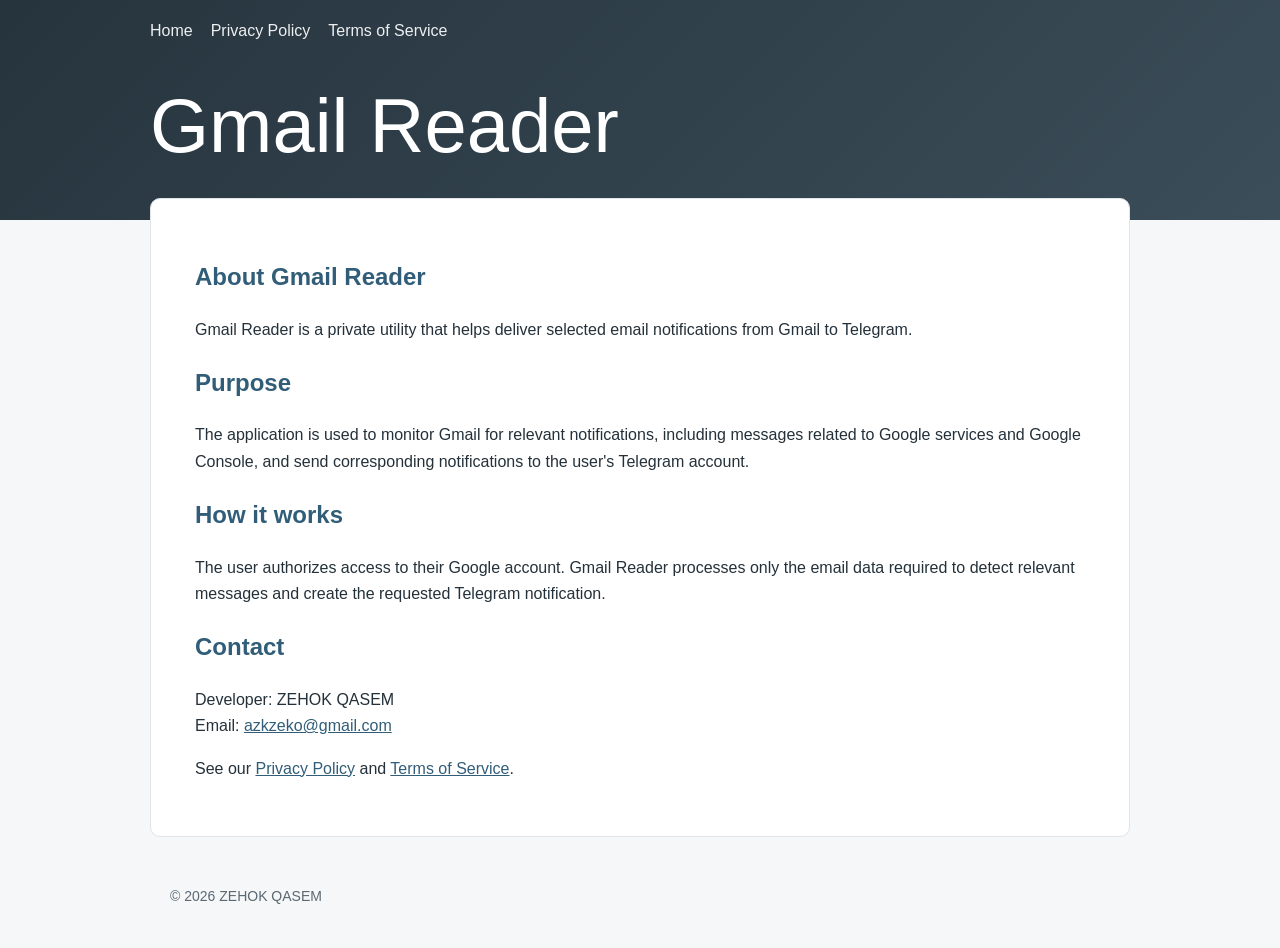
<file: index.html>
<!doctype html>
<html lang="en">
<head>
  <meta charset="utf-8">
  <meta name="viewport" content="width=device-width,initial-scale=1">
  <title>Gmail Reader</title>
  <link rel="stylesheet" href="styles.css">
</head>
<body>
<header>
  <nav>
    <a href="index.html">Home</a>
    <a href="privacy.html">Privacy Policy</a>
    <a href="terms.html">Terms of Service</a>
  </nav>
  <div class="hero">
    <h1>Gmail Reader</h1>
  </div>
</header>

<main>
  <h2>About Gmail Reader</h2>
  <p>
    Gmail Reader is a private utility that helps deliver selected email notifications
    from Gmail to Telegram.
  </p>

  <h2>Purpose</h2>
  <p>
    The application is used to monitor Gmail for relevant notifications, including
    messages related to Google services and Google Console, and send corresponding
    notifications to the user's Telegram account.
  </p>

  <h2>How it works</h2>
  <p>
    The user authorizes access to their Google account. Gmail Reader processes only
    the email data required to detect relevant messages and create the requested
    Telegram notification.
  </p>

  <h2>Contact</h2>
  <p>
    Developer: ZEHOK QASEM<br>
    Email: <a href="mailto:azkzeko@gmail.com">azkzeko@gmail.com</a>
  </p>

  <p>
    See our <a href="privacy.html">Privacy Policy</a> and
    <a href="terms.html">Terms of Service</a>.
  </p>
</main>

<footer>
  © 2026 ZEHOK QASEM
</footer>
</body>
</html>
</file>
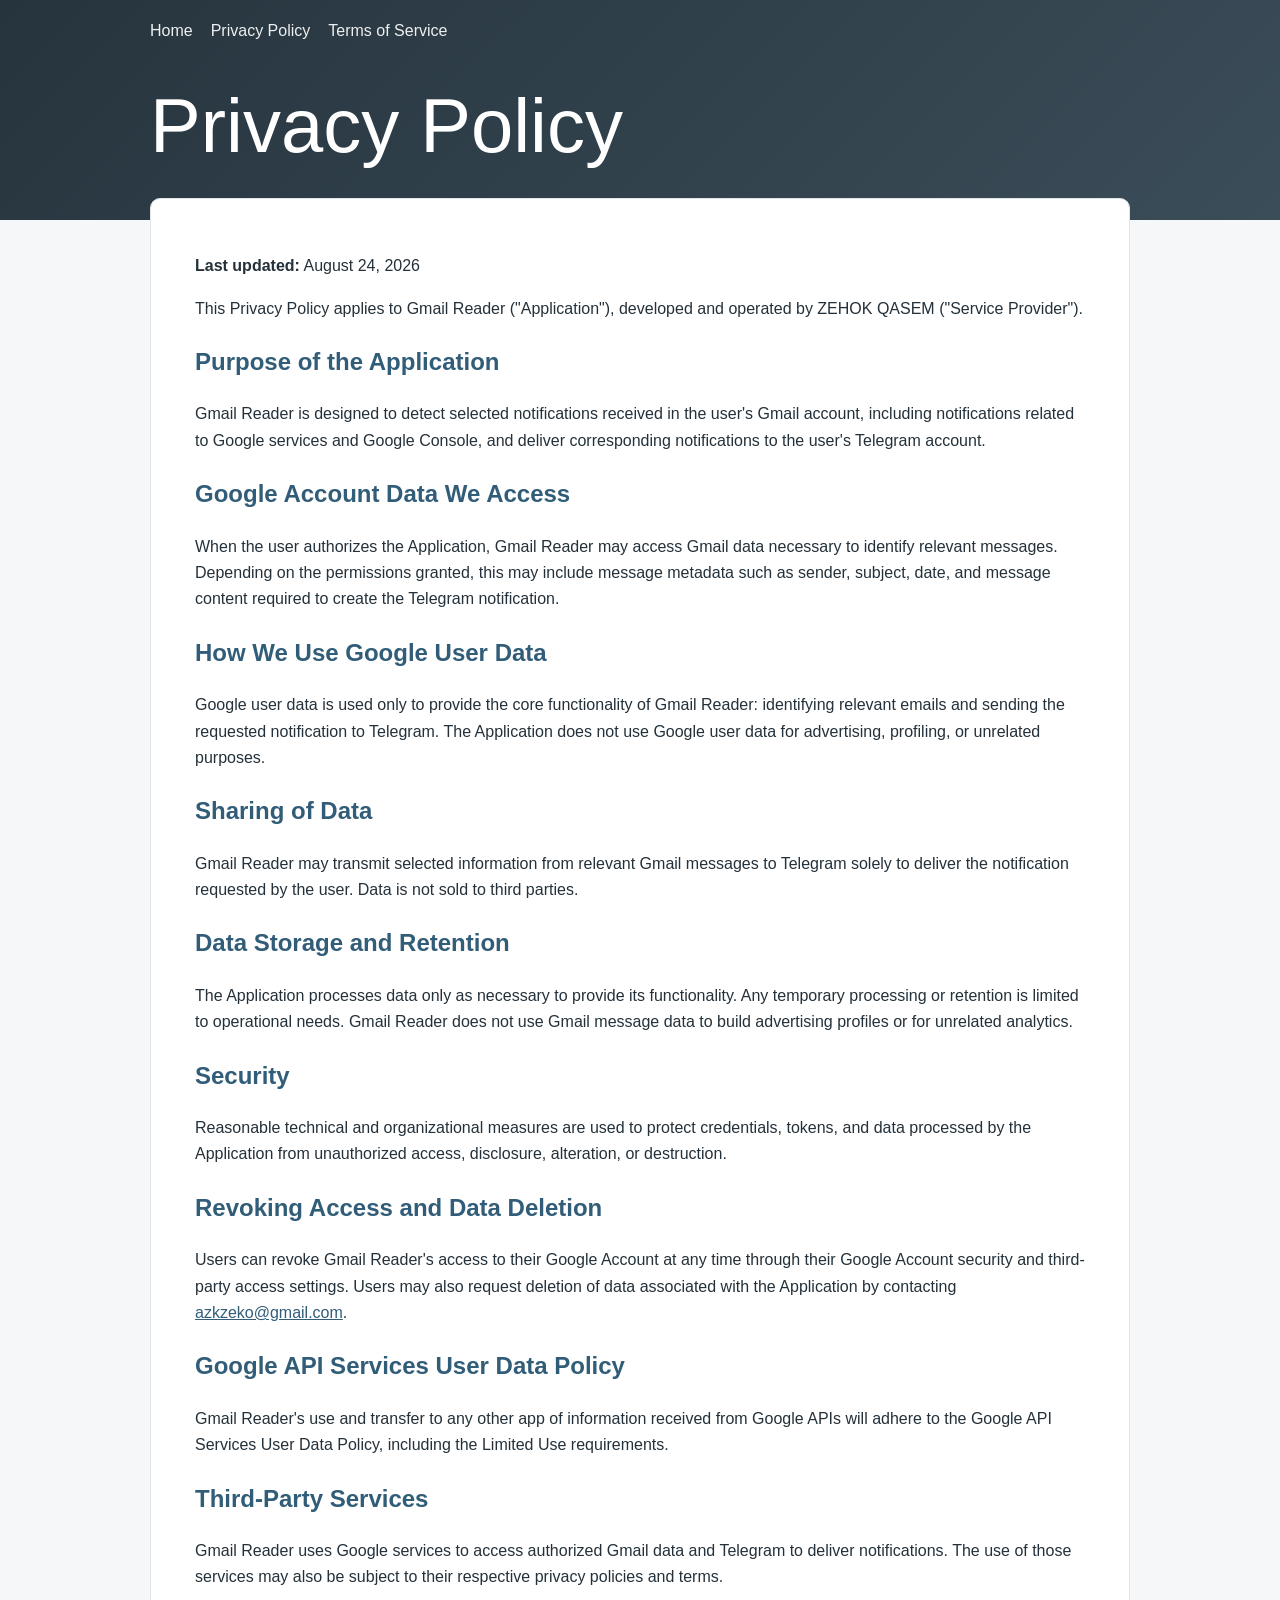
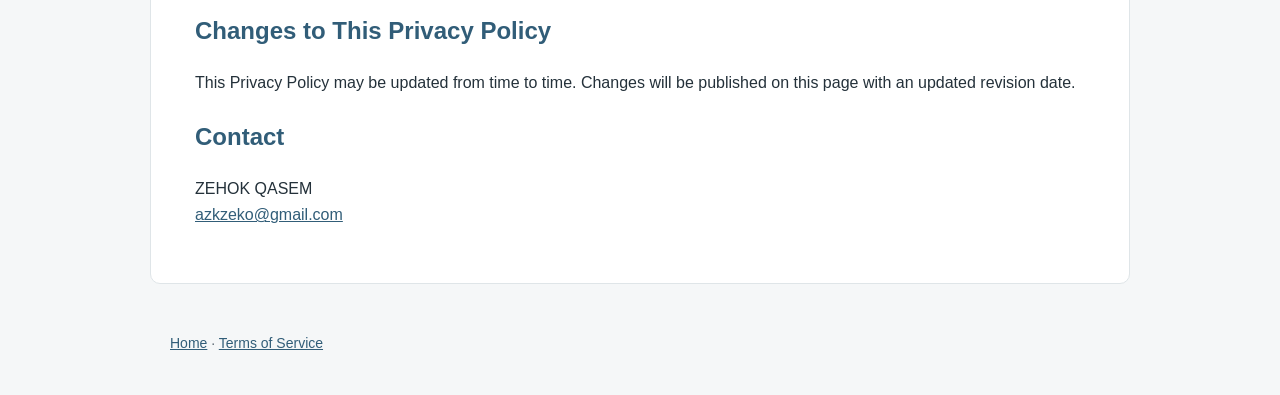
<file: privacy.html>
<!doctype html>
<html lang="en">
<head>
  <meta charset="utf-8">
  <meta name="viewport" content="width=device-width,initial-scale=1">
  <title>Privacy Policy — Gmail Reader</title>
  <link rel="stylesheet" href="styles.css">
</head>
<body>
<header>
  <nav>
    <a href="index.html">Home</a>
    <a href="privacy.html">Privacy Policy</a>
    <a href="terms.html">Terms of Service</a>
  </nav>
  <div class="hero"><h1>Privacy Policy</h1></div>
</header>

<main>
  <p><strong>Last updated:</strong> August 24, 2026</p>

  <p>
    This Privacy Policy applies to Gmail Reader ("Application"), developed and
    operated by ZEHOK QASEM ("Service Provider").
  </p>

  <h2>Purpose of the Application</h2>
  <p>
    Gmail Reader is designed to detect selected notifications received in the user's
    Gmail account, including notifications related to Google services and Google
    Console, and deliver corresponding notifications to the user's Telegram account.
  </p>

  <h2>Google Account Data We Access</h2>
  <p>
    When the user authorizes the Application, Gmail Reader may access Gmail data
    necessary to identify relevant messages. Depending on the permissions granted,
    this may include message metadata such as sender, subject, date, and message
    content required to create the Telegram notification.
  </p>

  <h2>How We Use Google User Data</h2>
  <p>
    Google user data is used only to provide the core functionality of Gmail Reader:
    identifying relevant emails and sending the requested notification to Telegram.
    The Application does not use Google user data for advertising, profiling, or
    unrelated purposes.
  </p>

  <h2>Sharing of Data</h2>
  <p>
    Gmail Reader may transmit selected information from relevant Gmail messages to
    Telegram solely to deliver the notification requested by the user. Data is not
    sold to third parties.
  </p>

  <h2>Data Storage and Retention</h2>
  <p>
    The Application processes data only as necessary to provide its functionality.
    Any temporary processing or retention is limited to operational needs. Gmail
    Reader does not use Gmail message data to build advertising profiles or for
    unrelated analytics.
  </p>

  <h2>Security</h2>
  <p>
    Reasonable technical and organizational measures are used to protect credentials,
    tokens, and data processed by the Application from unauthorized access, disclosure,
    alteration, or destruction.
  </p>

  <h2>Revoking Access and Data Deletion</h2>
  <p>
    Users can revoke Gmail Reader's access to their Google Account at any time through
    their Google Account security and third-party access settings. Users may also
    request deletion of data associated with the Application by contacting
    <a href="mailto:azkzeko@gmail.com">azkzeko@gmail.com</a>.
  </p>

  <h2>Google API Services User Data Policy</h2>
  <p>
    Gmail Reader's use and transfer to any other app of information received from
    Google APIs will adhere to the Google API Services User Data Policy, including
    the Limited Use requirements.
  </p>

  <h2>Third-Party Services</h2>
  <p>
    Gmail Reader uses Google services to access authorized Gmail data and Telegram
    to deliver notifications. The use of those services may also be subject to their
    respective privacy policies and terms.
  </p>

  <h2>Changes to This Privacy Policy</h2>
  <p>
    This Privacy Policy may be updated from time to time. Changes will be published
    on this page with an updated revision date.
  </p>

  <h2>Contact</h2>
  <p>
    ZEHOK QASEM<br>
    <a href="mailto:azkzeko@gmail.com">azkzeko@gmail.com</a>
  </p>
</main>

<footer>
  <a href="index.html">Home</a> · <a href="terms.html">Terms of Service</a>
</footer>
</body>
</html>
</file>
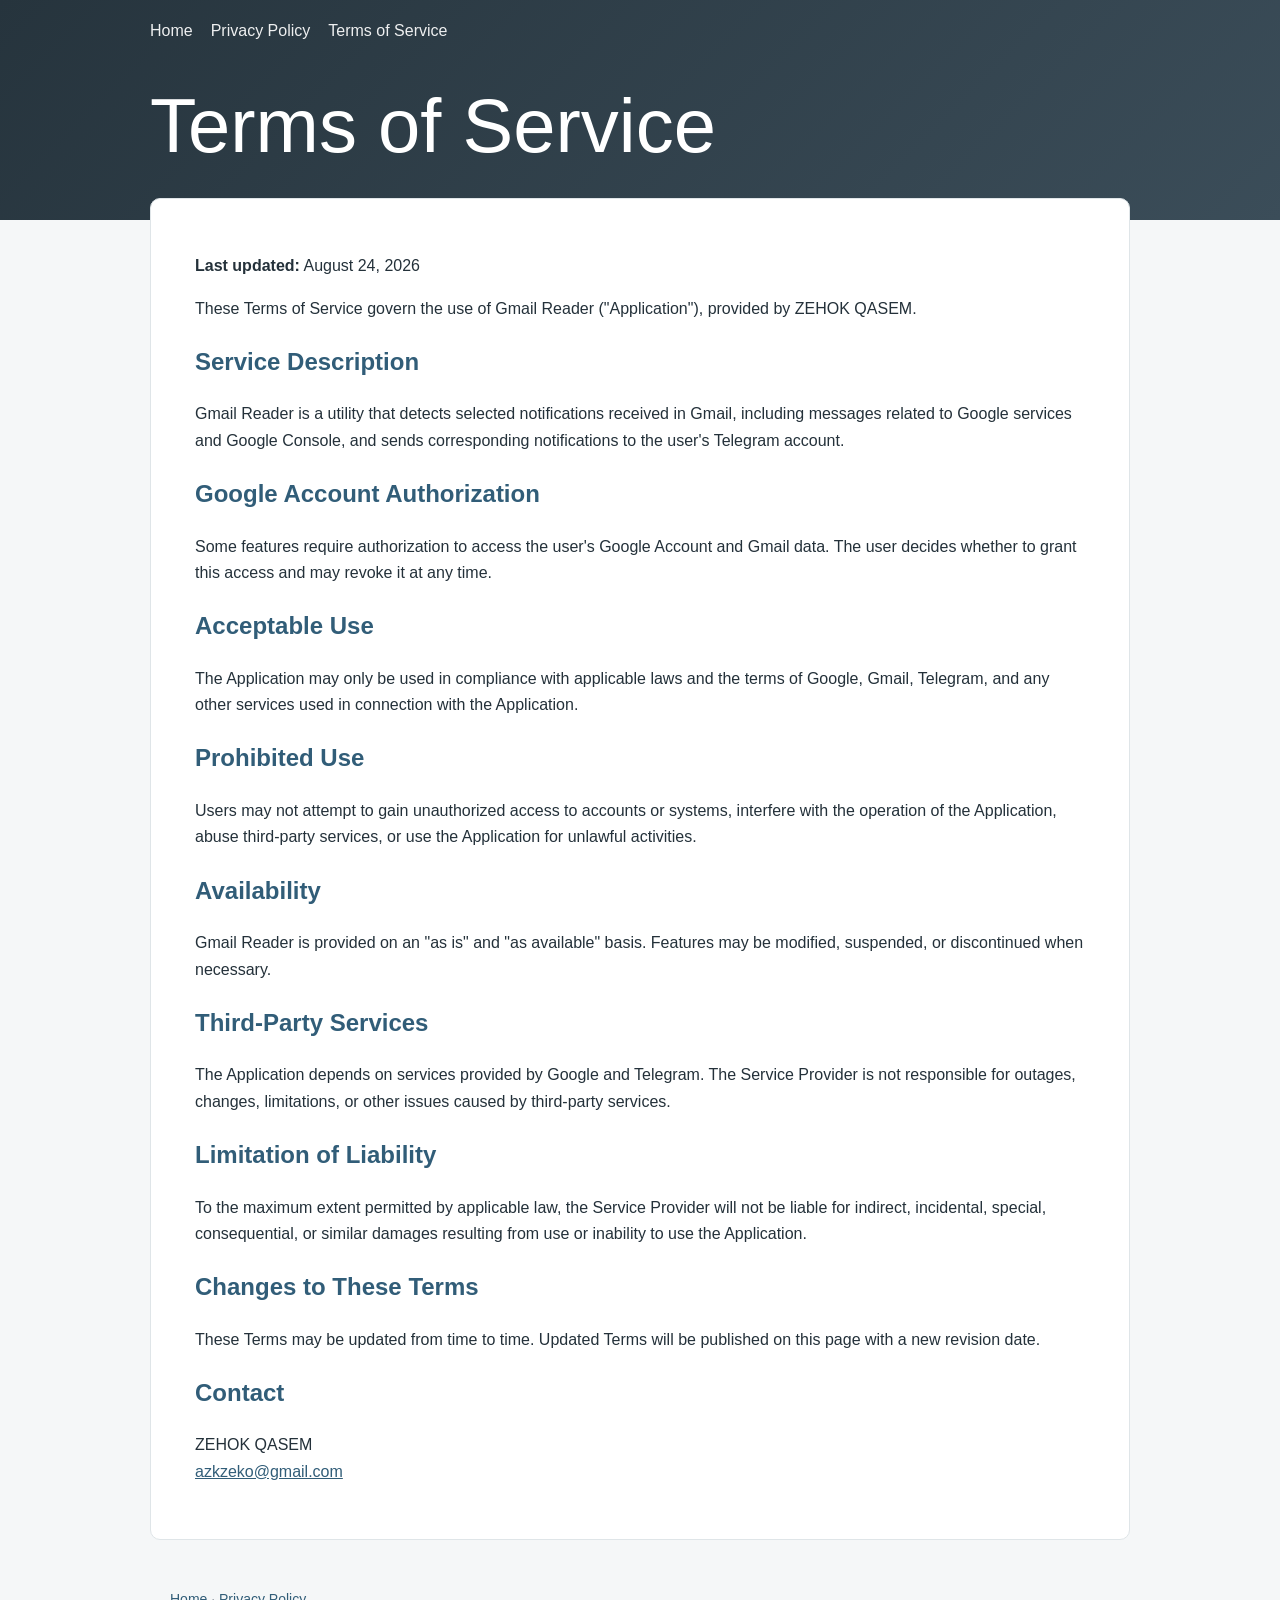
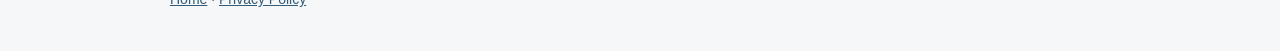
<file: terms.html>
<!doctype html>
<html lang="en">
<head>
  <meta charset="utf-8">
  <meta name="viewport" content="width=device-width,initial-scale=1">
  <title>Terms of Service — Gmail Reader</title>
  <link rel="stylesheet" href="styles.css">
</head>
<body>
<header>
  <nav>
    <a href="index.html">Home</a>
    <a href="privacy.html">Privacy Policy</a>
    <a href="terms.html">Terms of Service</a>
  </nav>
  <div class="hero"><h1>Terms of Service</h1></div>
</header>

<main>
  <p><strong>Last updated:</strong> August 24, 2026</p>

  <p>
    These Terms of Service govern the use of Gmail Reader ("Application"), provided
    by ZEHOK QASEM.
  </p>

  <h2>Service Description</h2>
  <p>
    Gmail Reader is a utility that detects selected notifications received in Gmail,
    including messages related to Google services and Google Console, and sends
    corresponding notifications to the user's Telegram account.
  </p>

  <h2>Google Account Authorization</h2>
  <p>
    Some features require authorization to access the user's Google Account and Gmail
    data. The user decides whether to grant this access and may revoke it at any time.
  </p>

  <h2>Acceptable Use</h2>
  <p>
    The Application may only be used in compliance with applicable laws and the terms
    of Google, Gmail, Telegram, and any other services used in connection with the
    Application.
  </p>

  <h2>Prohibited Use</h2>
  <p>
    Users may not attempt to gain unauthorized access to accounts or systems, interfere
    with the operation of the Application, abuse third-party services, or use the
    Application for unlawful activities.
  </p>

  <h2>Availability</h2>
  <p>
    Gmail Reader is provided on an "as is" and "as available" basis. Features may be
    modified, suspended, or discontinued when necessary.
  </p>

  <h2>Third-Party Services</h2>
  <p>
    The Application depends on services provided by Google and Telegram. The Service
    Provider is not responsible for outages, changes, limitations, or other issues
    caused by third-party services.
  </p>

  <h2>Limitation of Liability</h2>
  <p>
    To the maximum extent permitted by applicable law, the Service Provider will not
    be liable for indirect, incidental, special, consequential, or similar damages
    resulting from use or inability to use the Application.
  </p>

  <h2>Changes to These Terms</h2>
  <p>
    These Terms may be updated from time to time. Updated Terms will be published on
    this page with a new revision date.
  </p>

  <h2>Contact</h2>
  <p>
    ZEHOK QASEM<br>
    <a href="mailto:azkzeko@gmail.com">azkzeko@gmail.com</a>
  </p>
</main>

<footer>
  <a href="index.html">Home</a> · <a href="privacy.html">Privacy Policy</a>
</footer>
</body>
</html>
</file>
<file: styles.css>
:root {
  --bg: #f5f7f8;
  --card: #ffffff;
  --text: #24313a;
  --muted: #5b6872;
  --accent: #315d78;
  --border: #dfe5e8;
}
* { box-sizing: border-box; }
body {
  margin: 0;
  font-family: Arial, Helvetica, sans-serif;
  background: var(--bg);
  color: var(--text);
  line-height: 1.65;
}
header {
  background: linear-gradient(135deg, #26343d, #3b4d59);
  color: white;
  padding: 18px 24px 54px;
}
nav {
  max-width: 980px;
  margin: 0 auto 42px;
  display: flex;
  gap: 18px;
  flex-wrap: wrap;
}
nav a {
  color: white;
  text-decoration: none;
  opacity: .92;
}
nav a:hover { text-decoration: underline; }
.hero {
  max-width: 980px;
  margin: 0 auto;
}
.hero h1 {
  margin: 0;
  font-size: clamp(42px, 7vw, 76px);
  font-weight: 400;
  line-height: 1.05;
}
main {
  max-width: 980px;
  margin: -22px auto 48px;
  background: var(--card);
  padding: 38px 44px;
  border: 1px solid var(--border);
  border-radius: 10px;
}
h2, h3 { color: var(--accent); }
a { color: var(--accent); }
footer {
  max-width: 980px;
  margin: 0 auto 40px;
  padding: 0 20px;
  color: var(--muted);
  font-size: 14px;
}
@media (max-width: 640px) {
  main {
    margin: -16px 12px 32px;
    padding: 26px 22px;
  }
  header {
    padding-left: 16px;
    padding-right: 16px;
  }
}
</file>
